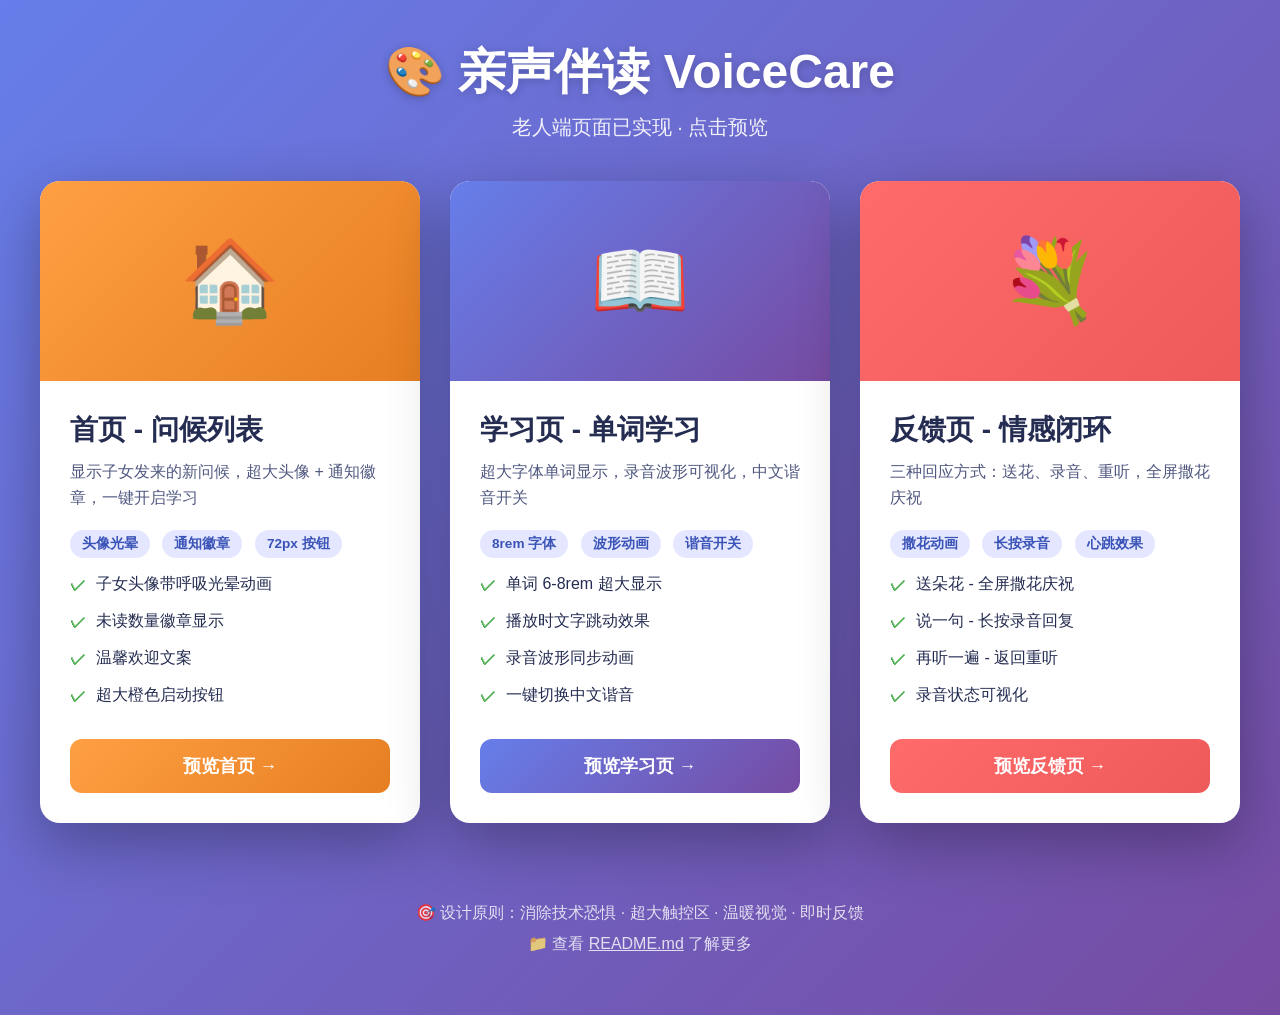
<file: index.html>
<!DOCTYPE html>
<html lang="zh-CN">
<head>
  <meta charset="utf-8"/>
  <meta content="width=device-width, initial-scale=1.0" name="viewport"/>
  <title>亲声伴读 VoiceCare - 老人端页面预览</title>
  <style>
    * { margin: 0; padding: 0; box-sizing: border-box; }
    body {
      font-family: -apple-system, BlinkMacSystemFont, 'Segoe UI', 'Noto Sans SC', sans-serif;
      background: linear-gradient(135deg, #667eea 0%, #764ba2 100%);
      min-height: 100vh;
      padding: 40px 20px;
    }
    .container {
      max-width: 1200px;
      margin: 0 auto;
    }
    header {
      text-align: center;
      color: white;
      margin-bottom: 40px;
    }
    h1 {
      font-size: 3rem;
      margin-bottom: 10px;
      text-shadow: 0 2px 10px rgba(0,0,0,0.2);
    }
    .subtitle {
      font-size: 1.25rem;
      opacity: 0.9;
    }
    .grid {
      display: grid;
      grid-template-columns: repeat(auto-fit, minmax(350px, 1fr));
      gap: 30px;
    }
    .card {
      background: white;
      border-radius: 20px;
      overflow: hidden;
      box-shadow: 0 20px 60px rgba(0,0,0,0.3);
      transition: transform 0.3s ease;
    }
    .card:hover {
      transform: translateY(-10px);
    }
    .card-header {
      height: 200px;
      display: flex;
      align-items: center;
      justify-content: center;
      font-size: 5rem;
    }
    .card-header.home { background: linear-gradient(135deg, #FF9F43, #E67E22); }
    .card-header.learning { background: linear-gradient(135deg, #667eea, #764ba2); }
    .card-header.feedback { background: linear-gradient(135deg, #FF6B6B, #EE5A5A); }
    .card-body {
      padding: 30px;
    }
    .card-title {
      font-size: 1.75rem;
      font-weight: 700;
      margin-bottom: 10px;
      color: #242c51;
    }
    .card-desc {
      font-size: 1rem;
      color: #515981;
      margin-bottom: 20px;
      line-height: 1.6;
    }
    .features {
      list-style: none;
      margin-bottom: 25px;
    }
    .features li {
      padding: 8px 0;
      color: #242c51;
      display: flex;
      align-items: center;
      gap: 10px;
    }
    .features li::before {
      content: '✓';
      color: #4CAF50;
      font-weight: bold;
    }
    .btn {
      display: inline-block;
      width: 100%;
      padding: 15px 30px;
      background: linear-gradient(135deg, #667eea, #764ba2);
      color: white;
      text-decoration: none;
      border-radius: 12px;
      font-weight: 600;
      font-size: 1.1rem;
      text-align: center;
      transition: opacity 0.3s ease;
    }
    .btn:hover {
      opacity: 0.9;
    }
    .btn.home { background: linear-gradient(135deg, #FF9F43, #E67E22); }
    .btn.learning { background: linear-gradient(135deg, #667eea, #764ba2); }
    .btn.feedback { background: linear-gradient(135deg, #FF6B6B, #EE5A5A); }
    footer {
      text-align: center;
      color: white;
      margin-top: 60px;
      padding: 20px;
      opacity: 0.8;
    }
    .tag {
      display: inline-block;
      padding: 5px 12px;
      background: #e4e7ff;
      color: #3a53b7;
      border-radius: 20px;
      font-size: 0.85rem;
      font-weight: 600;
      margin-right: 8px;
      margin-bottom: 8px;
    }
  </style>
</head>
<body>
  <div class="container">
    <header>
      <h1>🎨 亲声伴读 VoiceCare</h1>
      <p class="subtitle">老人端页面已实现 · 点击预览</p>
    </header>

    <div class="grid">
      <!-- Home Page Card -->
      <div class="card">
        <div class="card-header home">🏠</div>
        <div class="card-body">
          <h2 class="card-title">首页 - 问候列表</h2>
          <p class="card-desc">显示子女发来的新问候，超大头像 + 通知徽章，一键开启学习</p>
          <div>
            <span class="tag">头像光晕</span>
            <span class="tag">通知徽章</span>
            <span class="tag">72px 按钮</span>
          </div>
          <ul class="features">
            <li>子女头像带呼吸光晕动画</li>
            <li>未读数量徽章显示</li>
            <li>温馨欢迎文案</li>
            <li>超大橙色启动按钮</li>
          </ul>
          <a href="elder-home.html" class="btn home">预览首页 →</a>
        </div>
      </div>

      <!-- Learning Page Card -->
      <div class="card">
        <div class="card-header learning">📖</div>
        <div class="card-body">
          <h2 class="card-title">学习页 - 单词学习</h2>
          <p class="card-desc">超大字体单词显示，录音波形可视化，中文谐音开关</p>
          <div>
            <span class="tag">8rem 字体</span>
            <span class="tag">波形动画</span>
            <span class="tag">谐音开关</span>
          </div>
          <ul class="features">
            <li>单词 6-8rem 超大显示</li>
            <li>播放时文字跳动效果</li>
            <li>录音波形同步动画</li>
            <li>一键切换中文谐音</li>
          </ul>
          <a href="elder-learning.html" class="btn learning">预览学习页 →</a>
        </div>
      </div>

      <!-- Feedback Page Card -->
      <div class="card">
        <div class="card-header feedback">💐</div>
        <div class="card-body">
          <h2 class="card-title">反馈页 - 情感闭环</h2>
          <p class="card-desc">三种回应方式：送花、录音、重听，全屏撒花庆祝</p>
          <div>
            <span class="tag">撒花动画</span>
            <span class="tag">长按录音</span>
            <span class="tag">心跳效果</span>
          </div>
          <ul class="features">
            <li>送朵花 - 全屏撒花庆祝</li>
            <li>说一句 - 长按录音回复</li>
            <li>再听一遍 - 返回重听</li>
            <li>录音状态可视化</li>
          </ul>
          <a href="elder-feedback.html" class="btn feedback">预览反馈页 →</a>
        </div>
      </div>
    </div>

    <footer>
      <p>🎯 设计原则：消除技术恐惧 · 超大触控区 · 温暖视觉 · 即时反馈</p>
      <p style="margin-top: 10px;">📁 查看 <a href="README.md" style="color: white; text-decoration: underline;">README.md</a> 了解更多</p>
    </footer>
  </div>
</body>
</html>
</file>
